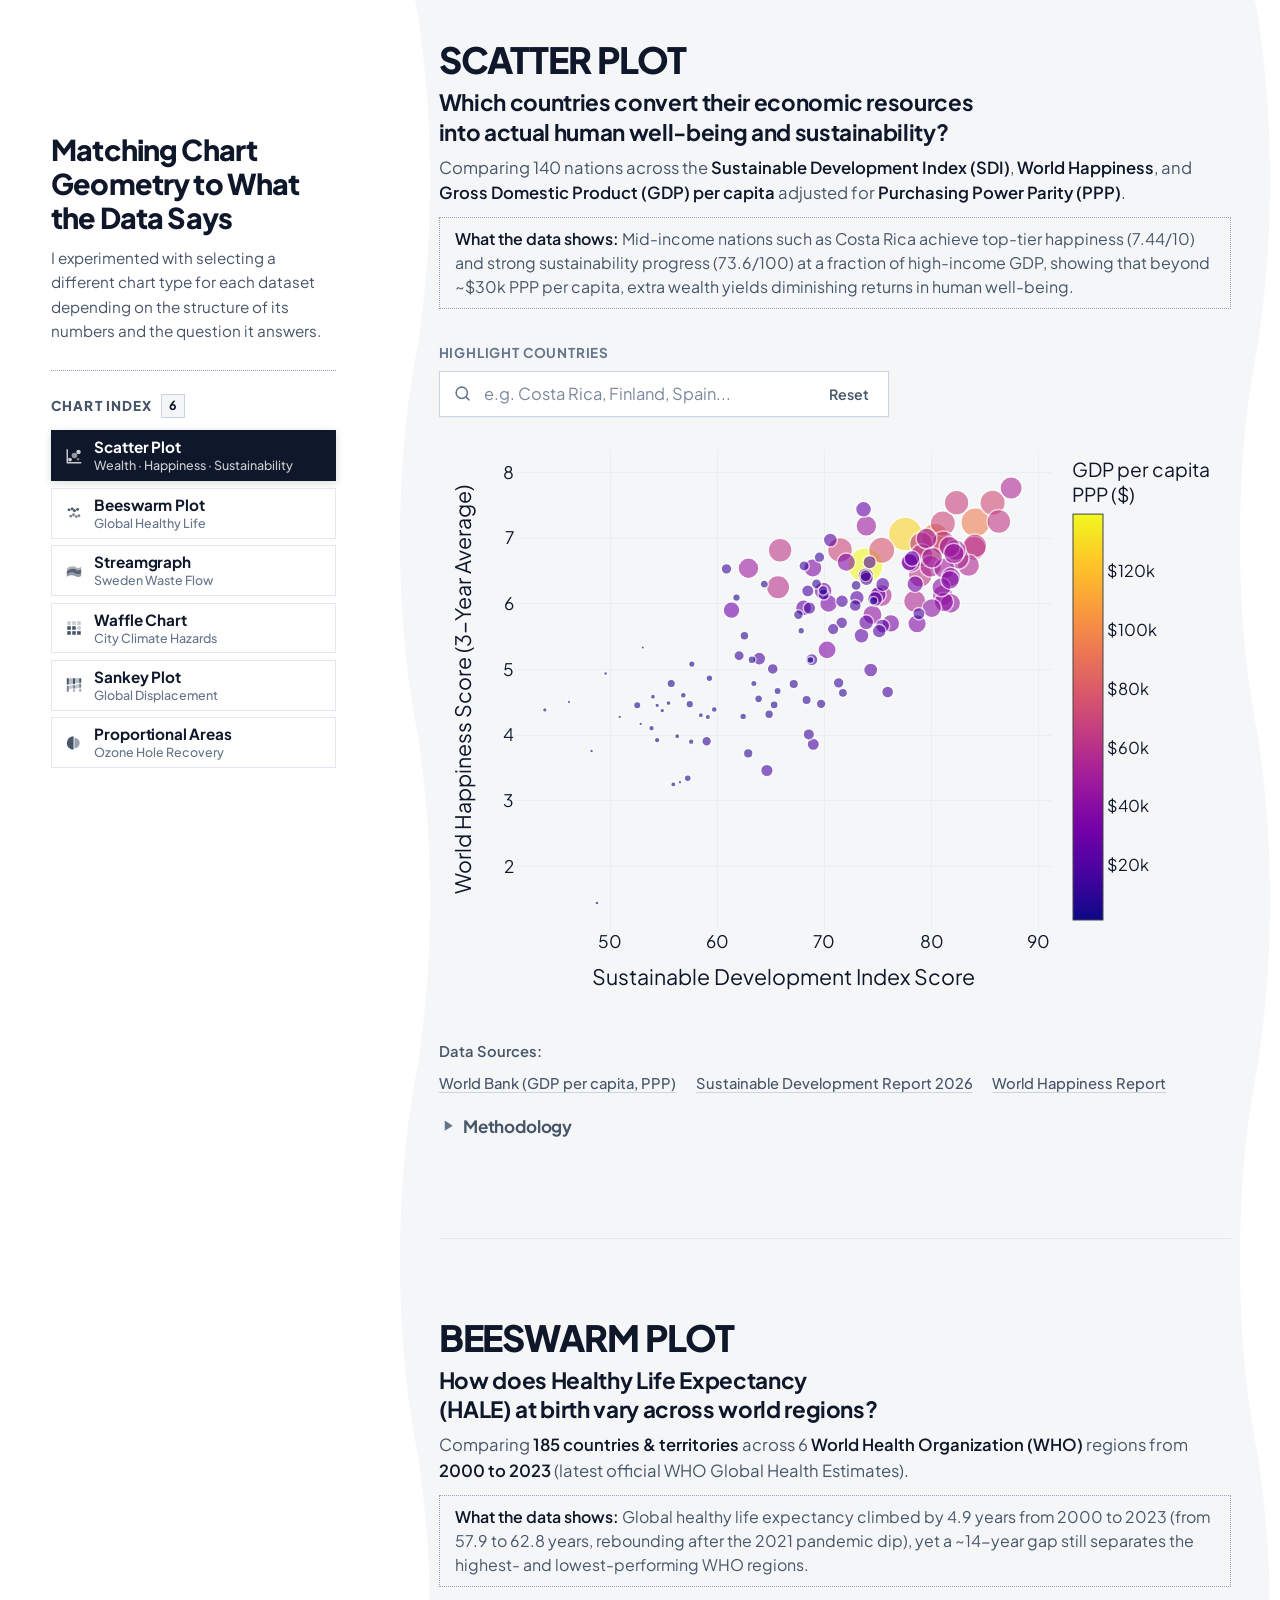
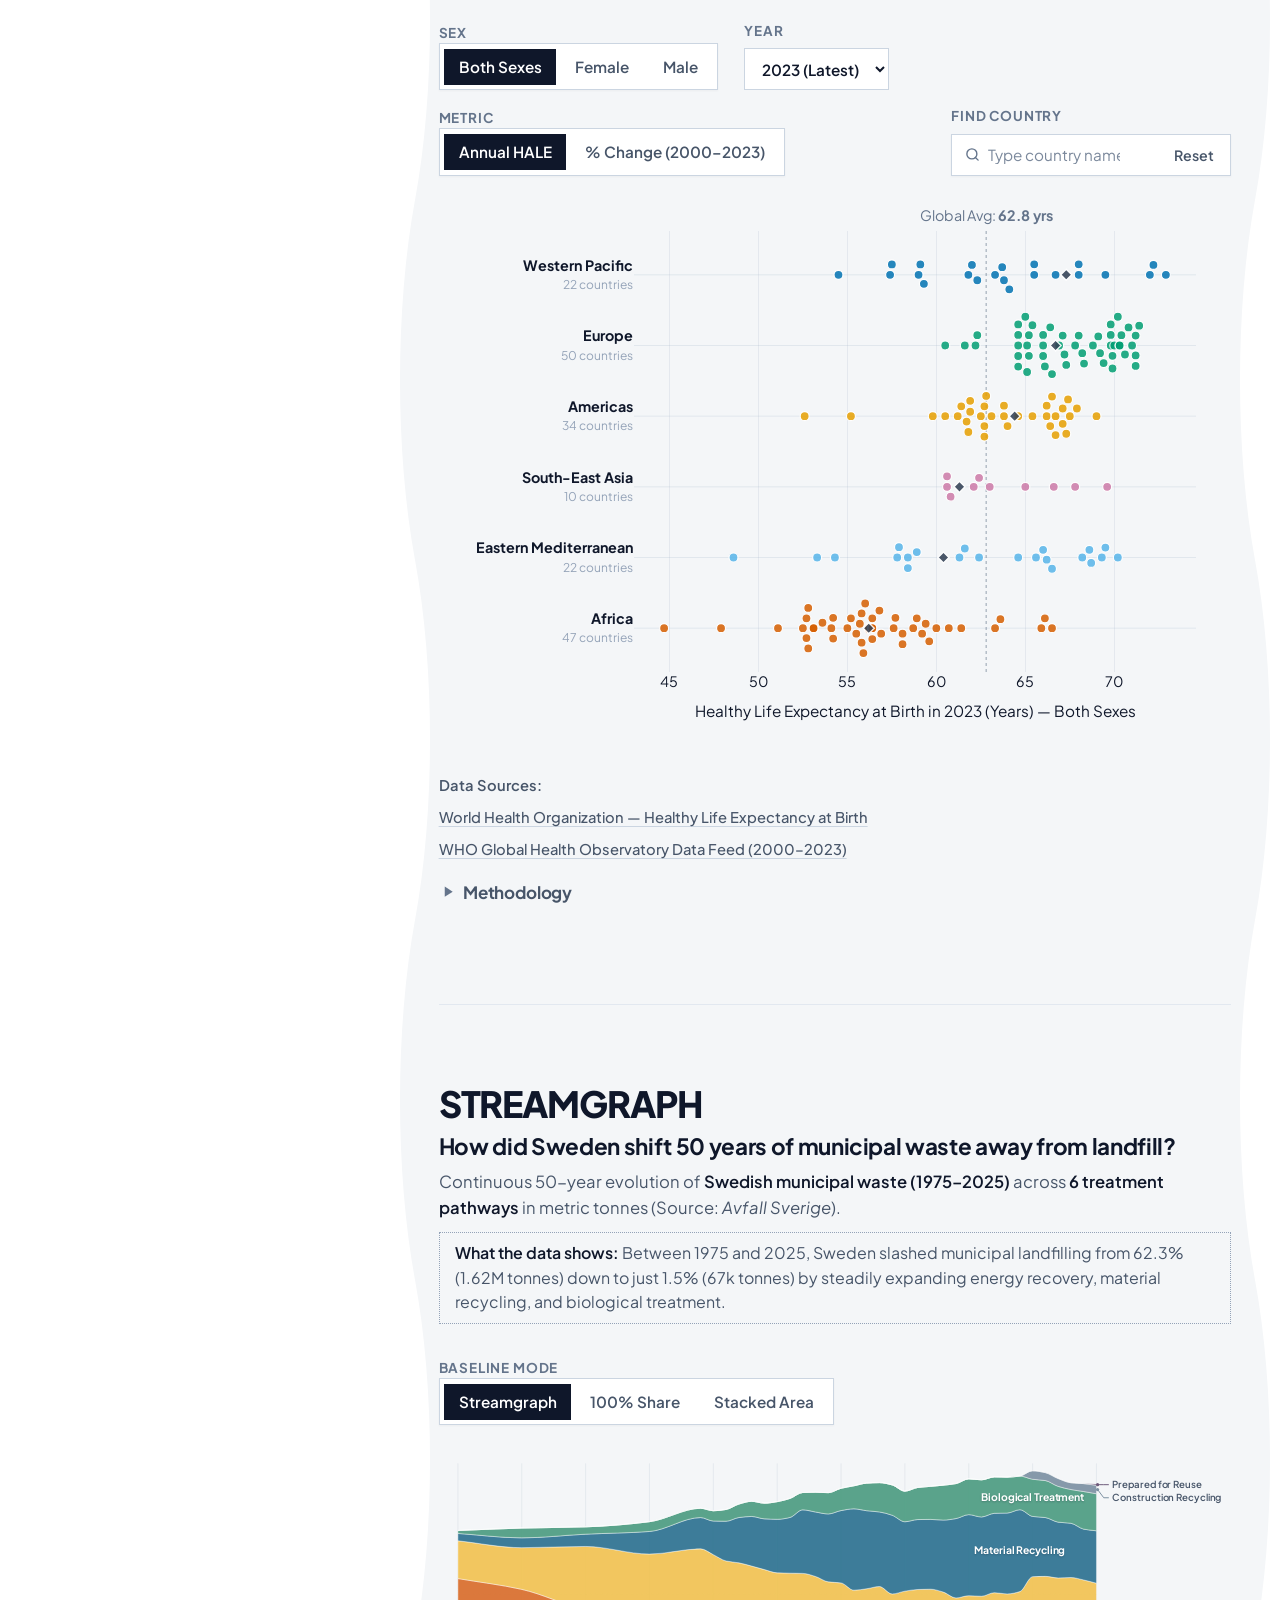
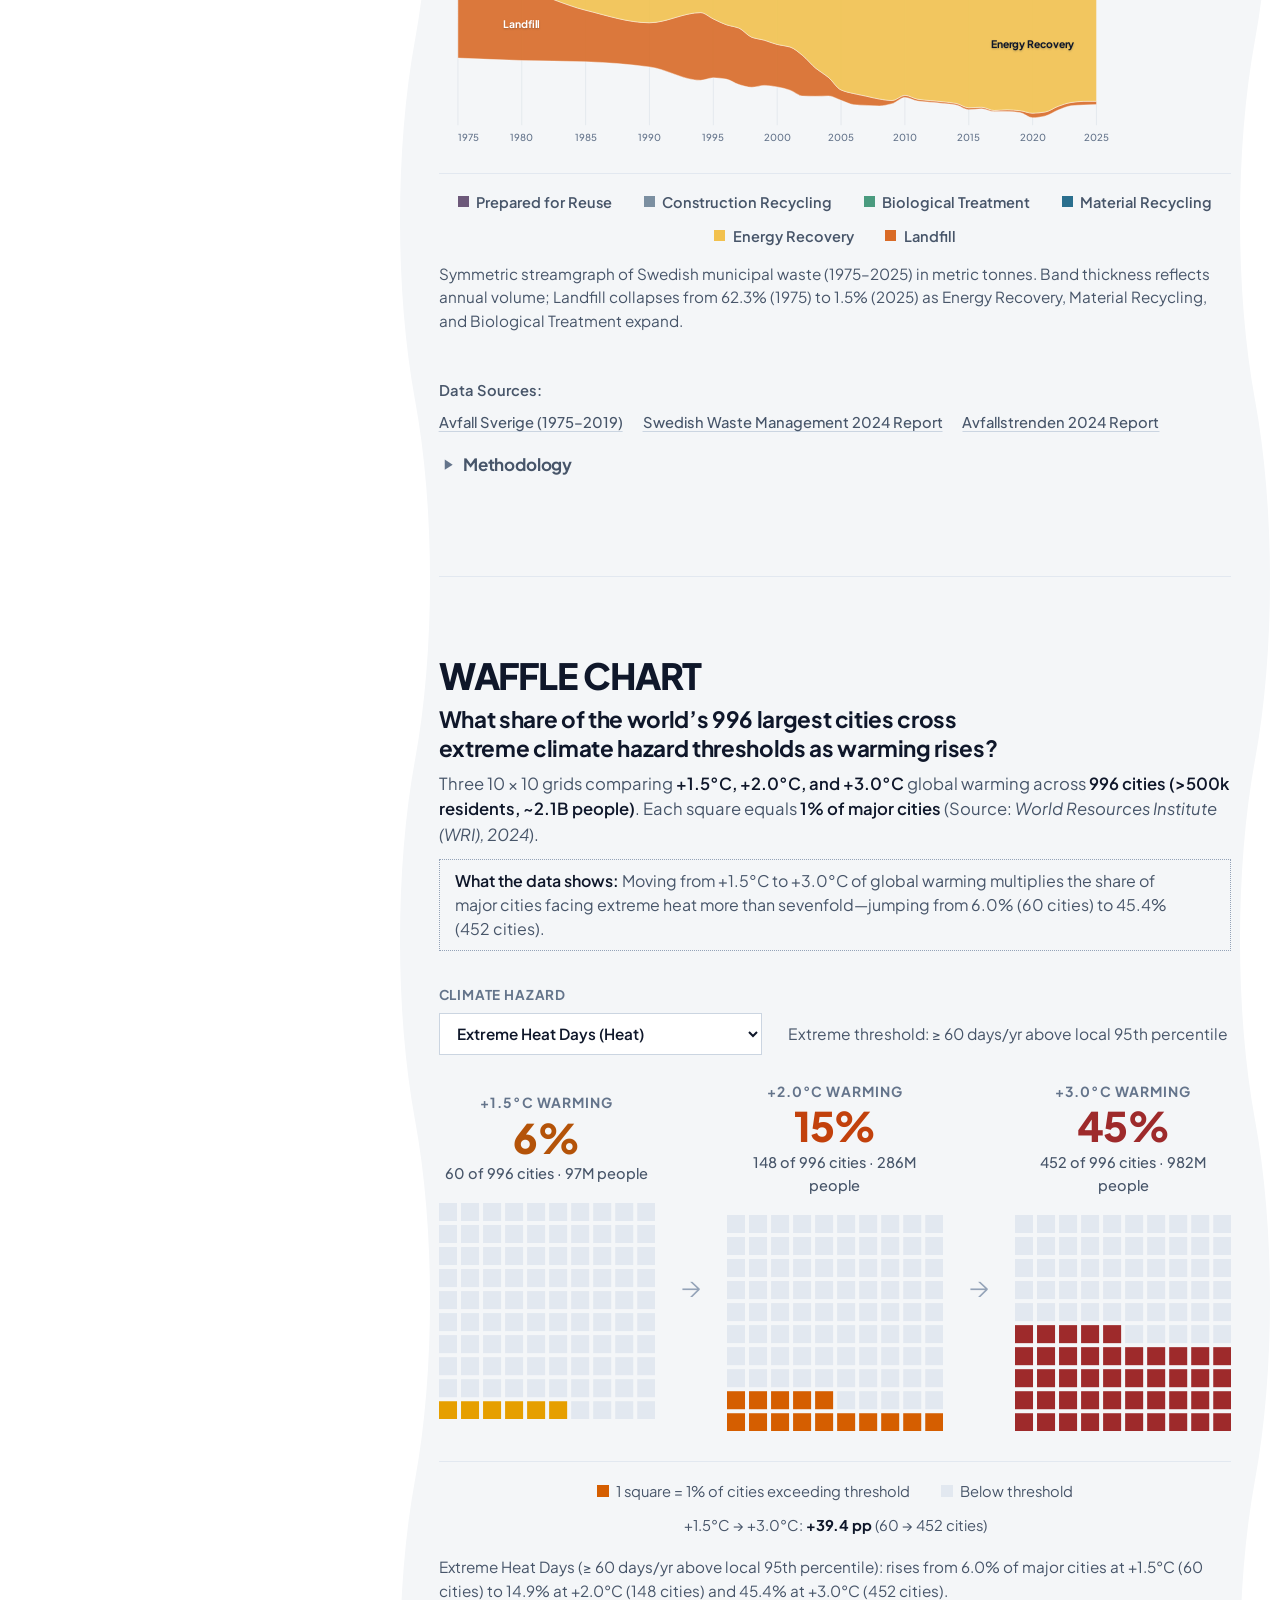
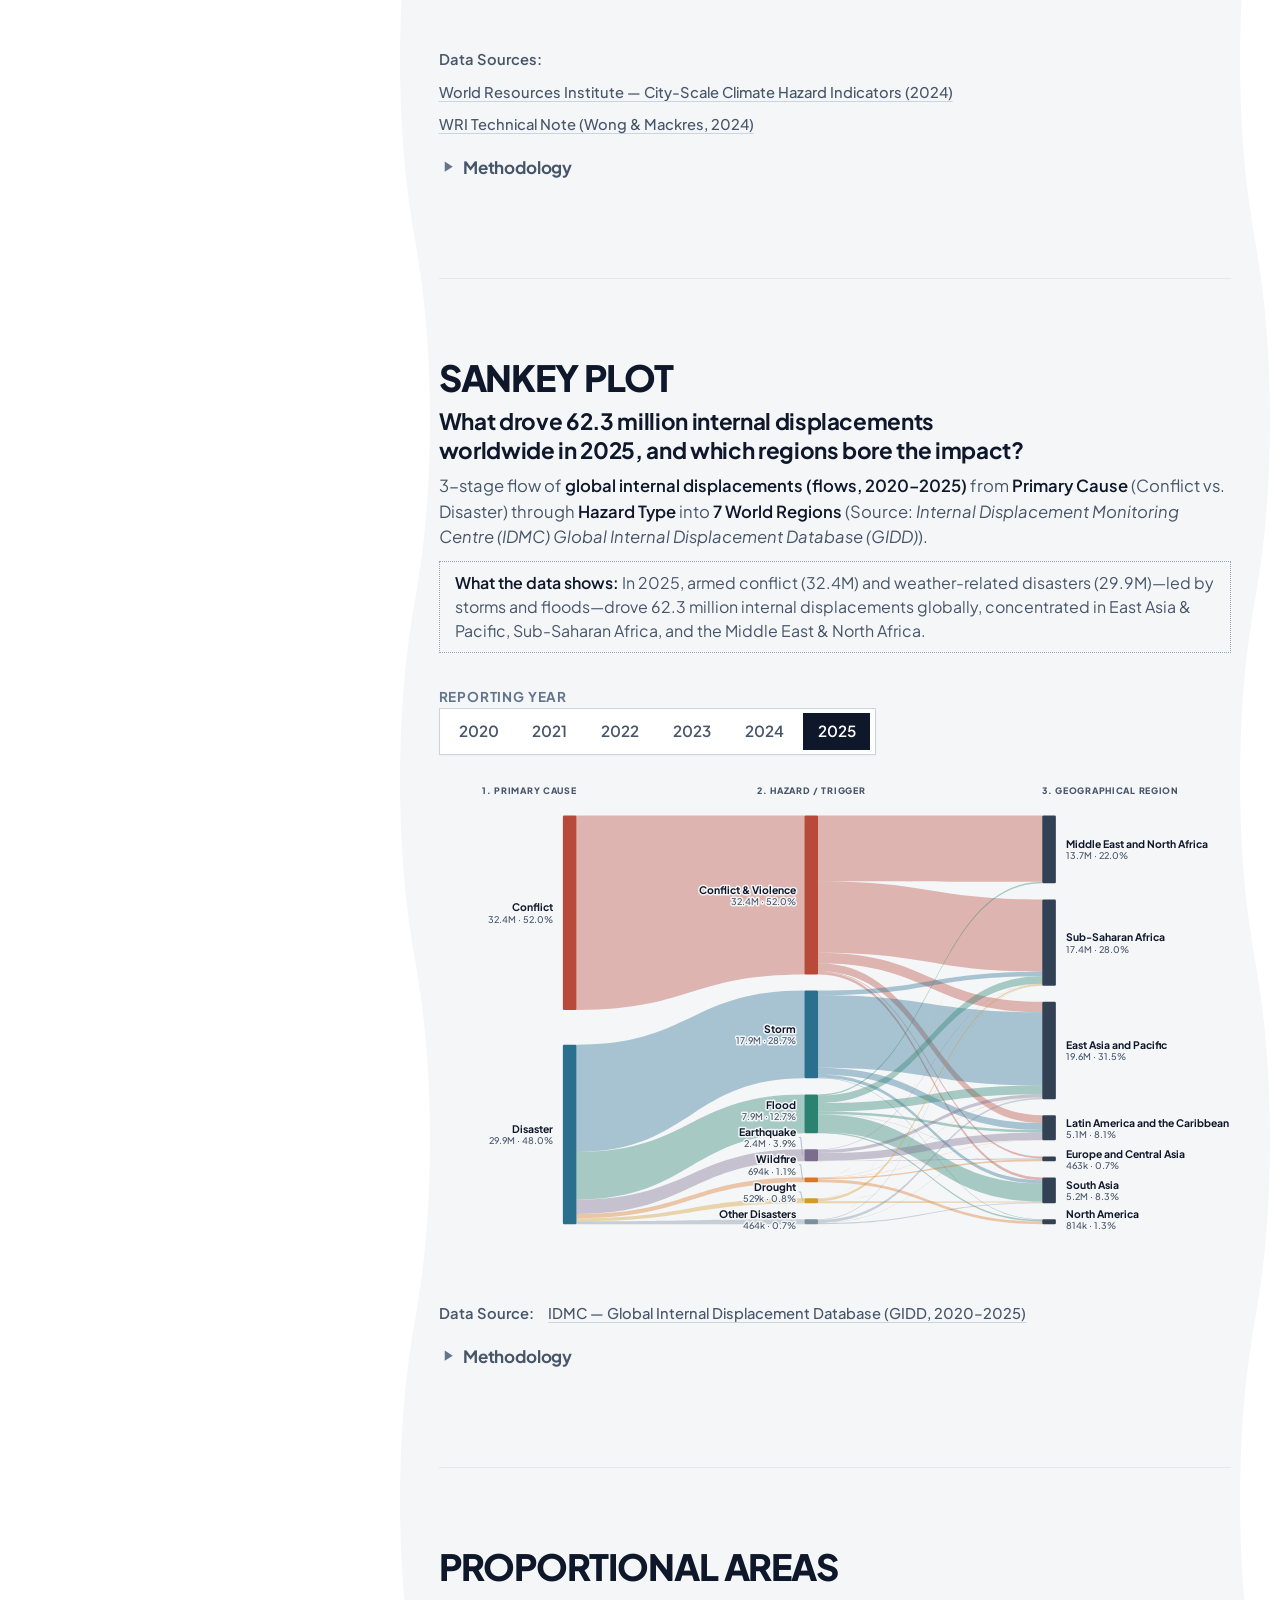
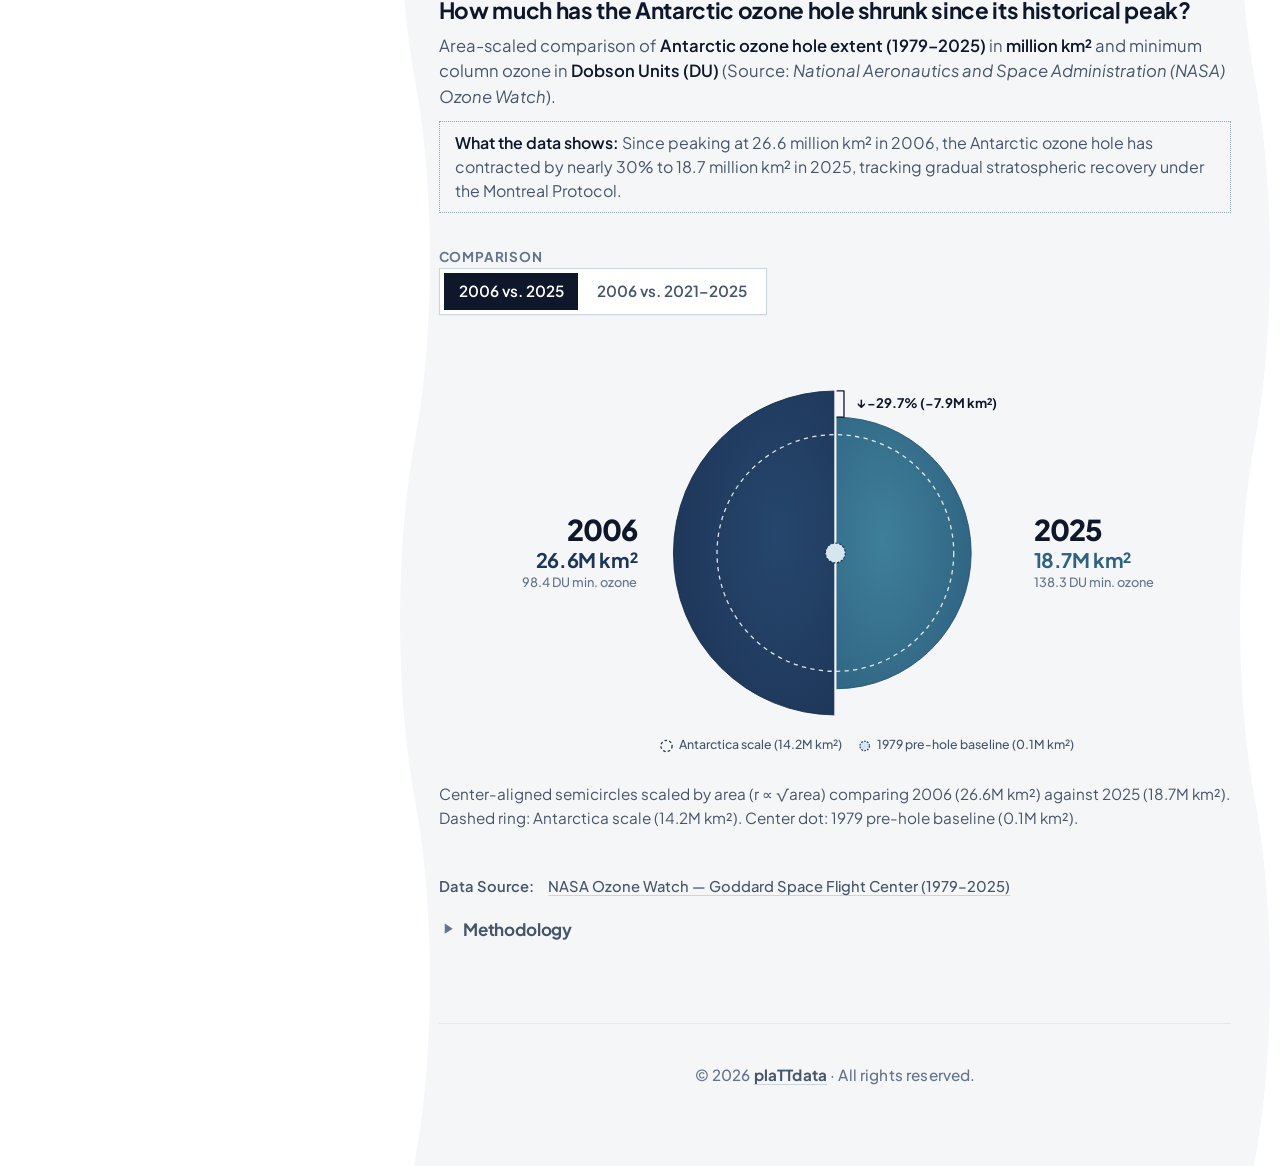
<file: index.html>
<!DOCTYPE html>
<html lang="en">
<head>
  <meta charset="UTF-8">
  <meta name="viewport" content="width=device-width, initial-scale=1.0">
  <title>Chart examples · plaTTdata</title>
  <link rel="preconnect" href="https://fonts.googleapis.com">
  <link rel="preconnect" href="https://fonts.gstatic.com" crossorigin>
  <link href="https://fonts.googleapis.com/css2?family=Plus+Jakarta+Sans:wght@400;500;600;700;800&display=swap" rel="stylesheet">
  <link rel="stylesheet" href="styles.css?v=1795791073">

  <!-- Vendor (required only for Scatter & Beeswarm templates) -->
  <script src="https://cdn.plot.ly/plotly-2.35.2.min.js" defer></script>

  <!-- Shared visualization primitives (required by all 6 chart templates) -->
  <script src="chart-core.js?v=2026" defer></script>

  <!-- Standalone reusable chart templates (keep only the scripts you use) -->
  <script src="scatter.js?v=1795791073" defer></script>
  <script src="beeswarm.js?v=1795792241" defer></script>
  <script src="streamgraph.js?v=2026" defer></script>
  <script src="waffle.js?v=2026" defer></script>
  <script src="sankey.js?v=2026" defer></script>
  <script src="ozone.js?v=2026" defer></script>
  <script src="scrollspy.js?v=2026" defer></script>
</head>
<body>
  <div class="page-shell">
    <div class="left-rail">
      <header class="portfolio-header">
        <h1 class="portfolio-title">Matching Chart Geometry to What the Data Says</h1>
        <p class="portfolio-lead">
        I experimented with selecting a different chart type for each dataset depending on the structure of its numbers and the question it answers.
        </p>
      </header>

      <div class="index-bar">
        <div class="index-brand">
          <span class="index-heading">Chart Index</span>
          <span class="index-count" aria-hidden="true">6</span>
        </div>

        <nav class="chart-index-nav" aria-label="Chart types">
          <ol class="chart-index-list">
            <li>
              <a class="chart-index-link" href="#scatter">
                <svg class="chart-index-icon" viewBox="0 0 20 20" width="18" height="18" fill="none" stroke="currentColor" stroke-width="1.6" aria-hidden="true">
                  <circle cx="5.5" cy="14" r="2.1" fill="currentColor" stroke="none"/>
                  <circle cx="10.5" cy="9.5" r="3.1" fill="currentColor" stroke="none" opacity="0.72"/>
                  <circle cx="15" cy="5.5" r="2.5" fill="currentColor" stroke="none"/>
                  <circle cx="14.5" cy="13.5" r="1.4" fill="currentColor" stroke="none" opacity="0.58"/>
                  <path d="M2.5 3v14.5H17.5" stroke-linecap="round" stroke-linejoin="round"/>
                </svg>
                <span class="chart-index-text">
                  <span class="chart-index-name">Scatter Plot</span>
                  <span class="chart-index-meta">Wealth · Happiness · Sustainability</span>
                </span>
              </a>
            </li>
            <li>
              <a class="chart-index-link" href="#beeswarm">
                <svg class="chart-index-icon" viewBox="0 0 20 20" width="18" height="18" fill="currentColor" aria-hidden="true">
                  <circle cx="4.5" cy="6.5" r="1.6"/>
                  <circle cx="8" cy="5.5" r="1.6"/>
                  <circle cx="10.5" cy="7.5" r="1.6"/>
                  <circle cx="14" cy="6" r="1.6"/>
                  <circle cx="6.5" cy="13.5" r="1.6" opacity="0.72"/>
                  <circle cx="9.5" cy="12" r="1.6" opacity="0.72"/>
                  <circle cx="12.5" cy="14" r="1.6" opacity="0.72"/>
                  <circle cx="15.5" cy="13" r="1.6" opacity="0.72"/>
                </svg>
                <span class="chart-index-text">
                  <span class="chart-index-name">Beeswarm Plot</span>
                  <span class="chart-index-meta">Global Healthy Life</span>
                </span>
              </a>
            </li>
            <li>
              <a class="chart-index-link" href="#streamgraph">
                <svg class="chart-index-icon" viewBox="0 0 20 20" width="18" height="18" fill="currentColor" aria-hidden="true">
                  <path d="M2 10.5C5.5 7 9.5 6.5 13 8.5C15.5 10 17 8.5 18 7.5V12.5C16.5 14 14 14.5 11.5 13C8.5 11 5 11.5 2 14Z" opacity="0.9"/>
                  <path d="M2 7.5C5.5 4.5 9.5 4 13 6C15.5 7.5 17 6 18 5V7.5C17 8.5 15.5 10 13 8.5C9.5 6.5 5.5 7 2 10.5Z" opacity="0.45"/>
                  <path d="M2 14C5 11.5 8.5 11 11.5 13C14 14.5 16.5 14 18 12.5V15.5C16 17 13.5 17 11 15.5C8 14 5 14.5 2 16.5Z" opacity="0.58"/>
                </svg>
                <span class="chart-index-text">
                  <span class="chart-index-name">Streamgraph</span>
                  <span class="chart-index-meta">Sweden Waste Flow</span>
                </span>
              </a>
            </li>
            <li>
              <a class="chart-index-link" href="#waffle">
                <svg class="chart-index-icon" viewBox="0 0 20 20" width="18" height="18" fill="currentColor" aria-hidden="true">
                  <rect x="2.5" y="2.5" width="4" height="4" opacity="0.3"/>
                  <rect x="8" y="2.5" width="4" height="4" opacity="0.3"/>
                  <rect x="13.5" y="2.5" width="4" height="4" opacity="0.3"/>
                  <rect x="2.5" y="8" width="4" height="4"/>
                  <rect x="8" y="8" width="4" height="4"/>
                  <rect x="13.5" y="8" width="4" height="4" opacity="0.3"/>
                  <rect x="2.5" y="13.5" width="4" height="4"/>
                  <rect x="8" y="13.5" width="4" height="4"/>
                  <rect x="13.5" y="13.5" width="4" height="4"/>
                </svg>
                <span class="chart-index-text">
                  <span class="chart-index-name">Waffle Chart</span>
                  <span class="chart-index-meta">City Climate Hazards</span>
                </span>
              </a>
            </li>
            <li>
              <a class="chart-index-link" href="#sankey">
                <svg class="chart-index-icon" viewBox="0 0 20 20" width="18" height="18" fill="currentColor" aria-hidden="true">
                  <rect x="2" y="2.5" width="2.2" height="7"/>
                  <rect x="2" y="11" width="2.2" height="6.5" opacity="0.72"/>
                  <rect x="8.9" y="2.5" width="2.2" height="6.5"/>
                  <rect x="8.9" y="10.2" width="2.2" height="3.8" opacity="0.72"/>
                  <rect x="8.9" y="15" width="2.2" height="2.5" opacity="0.5"/>
                  <rect x="15.8" y="2.5" width="2.2" height="5"/>
                  <rect x="15.8" y="8.5" width="2.2" height="4.5" opacity="0.72"/>
                  <rect x="15.8" y="14" width="2.2" height="3.5" opacity="0.5"/>
                  <path d="M4.2 2.5C6.5 2.5 6.5 2.5 8.9 2.5V9C6.5 9 6.5 9.5 4.2 9.5Z" opacity="0.38"/>
                  <path d="M4.2 11C6.5 11 6.5 10.2 8.9 10.2V14C6.5 14 6.5 14.8 4.2 14.8Z" opacity="0.32"/>
                  <path d="M11.1 2.5C13.5 2.5 13.5 2.5 15.8 2.5V7.5C13.5 7.5 13.5 8 11.1 8Z" opacity="0.38"/>
                  <path d="M11.1 10.2C13.5 10.2 13.5 8.5 15.8 8.5V13C13.5 13 13.5 14 11.1 14Z" opacity="0.32"/>
                </svg>
                <span class="chart-index-text">
                  <span class="chart-index-name">Sankey Plot</span>
                  <span class="chart-index-meta">Global Displacement</span>
                </span>
              </a>
            </li>
            <li>
              <a class="chart-index-link" href="#ozone">
                <svg class="chart-index-icon" viewBox="0 0 20 20" width="18" height="18" fill="currentColor" aria-hidden="true">
                  <path d="M9.5 2.5A7.5 7.5 0 0 0 9.5 17.5Z"/>
                  <path d="M10.5 4.2A5.8 5.8 0 0 1 10.5 15.8Z" opacity="0.55"/>
                </svg>
                <span class="chart-index-text">
                  <span class="chart-index-name">Proportional Areas</span>
                  <span class="chart-index-meta">Ozone Hole Recovery</span>
                </span>
              </a>
            </li>
          </ol>
        </nav>
      </div>
    </div>

    <div class="container">
      <main>
      <!-- ====================================================================
           TEMPLATE 1/6: BUBBLE SCATTER PLOT (scatter.js)
           Required DOM IDs: #bubble-plot, #country-filter-form, #country-search,
                             #country-list, #clear-search, #search-status
           ==================================================================== -->
      <section id="scatter" class="chart-section" aria-labelledby="scatter-title" tabindex="-1">
        <header class="section-header">
          <h2 id="scatter-title" class="page-title">SCATTER PLOT</h2>
          <p class="section-question">Which countries convert their economic resources into actual human well-being and sustainability?</p>
          <p class="page-subtitle">
            Comparing 140 nations across the <strong>Sustainable Development Index (SDI)</strong>, <strong>World Happiness</strong>, and <strong>Gross Domestic Product (GDP) per capita</strong> adjusted for <strong>Purchasing Power Parity (PPP)</strong>.
          </p>
          <p class="dataset-takeaway">
            <strong>What the data shows:</strong> Mid-income nations such as Costa Rica achieve top-tier happiness (7.44/10) and strong sustainability progress (73.6/100) at a fraction of high-income GDP, showing that beyond ~$30k PPP per capita, extra wealth yields diminishing returns in human well-being.
          </p>
        </header>

        <div class="chart-controls">
          <search class="control-group search-spotlight-area">
            <label for="country-search" class="control-legend">Highlight Countries</label>
            <form id="country-filter-form" class="filter-form" action="." method="GET">
              <div class="search-input-group">
                <span class="search-icon-slot" aria-hidden="true">
                  <svg width="17" height="17" viewBox="0 0 24 24" fill="none" stroke="currentColor" stroke-width="2.2" stroke-linecap="round" stroke-linejoin="round">
                    <circle cx="11" cy="11" r="8"></circle>
                    <line x1="21" y1="21" x2="16.65" y2="16.65"></line>
                  </svg>
                </span>
                <input
                  id="country-search"
                  name="countries"
                  class="search-input"
                  type="search"
                  list="country-list"
                  placeholder="e.g. Costa Rica, Finland, Spain..."
                  autocorrect="off"
                  autocapitalize="off"
                  spellcheck="false"
                  enterkeyhint="search"
                >
                <datalist id="country-list"></datalist>
                <button id="clear-search" class="btn-reset" type="button" aria-label="Reset highlight filter">
                  Reset
                </button>
              </div>
              <p id="search-status" class="visually-hidden" aria-live="polite"></p>
            </form>
          </search>
        </div>

        <figure class="viz-figure">
          <div
            id="bubble-plot"
            class="chart-canvas"
            role="img"
            aria-label="Bubble plot with Sustainable Development Index on the X-axis, World Happiness Score on the Y-axis, and bubble area and color proportional to Gross Domestic Product per capita adjusted for Purchasing Power Parity"
          ></div>
        </figure>

        <div class="chart-disclosures">
          <div class="sources-bar">
            <strong>Data Sources:</strong>
            <ul class="sources-list">
              <li>
                <a href="https://data.worldbank.org/indicator/NY.GDP.PCAP.CD" target="_blank" rel="noopener noreferrer">
                  World Bank (GDP per capita, PPP)
                </a>
              </li>
              <li>
                <a href="https://dashboards.sdgindex.org/downloads/" target="_blank" rel="noopener noreferrer">
                  Sustainable Development Report 2026
                </a>
              </li>
              <li>
                <a href="https://www.worldhappiness.report/data-sharing/" target="_blank" rel="noopener noreferrer">
                  World Happiness Report
                </a>
              </li>
            </ul>
          </div>

          <details class="notion-toggle">
            <summary class="notion-toggle-summary">
              <svg class="notion-toggle-triangle" viewBox="0 0 24 24" width="18" height="18" fill="currentColor" aria-hidden="true">
                <path d="M8 5v14l11-7z"/>
              </svg>
              <span class="section-heading">Methodology</span>
            </summary>

            <div class="notion-toggle-content">
              <div class="editorial-notes">
                <p>
                  Subjective well-being uses the <em>World Happiness Report</em> Cantril ladder 3-year rolling average (2022–2024) to reduce annual survey sampling noise; sustainability uses the normalized <em>Sustainable Development Report</em> index across all 17 United Nations Sustainable Development Goals (UN SDGs); and economic output uses the latest available World Bank GDP per capita adjusted for PPP in constant 2021 international dollars, with marker radii scaled by square root (<code>r ∝ √GDP</code>) so circle area remains proportional to wealth.
                </p>
              </div>
            </div>
          </details>
        </div>
      </section>

      <!-- ====================================================================
           TEMPLATE 2/6: GROUPED BEESWARM PLOT (beeswarm.js)
           Required DOM IDs: #beeswarm-plot, #beeswarm-year-group, #beeswarm-year,
                             #beeswarm-filter-form, #beeswarm-search, #beeswarm-country-list,
                             #beeswarm-clear-search, #beeswarm-caption, #beeswarm-status
           ==================================================================== -->
      <section id="beeswarm" class="chart-section" aria-labelledby="beeswarm-title" tabindex="-1">
        <header class="section-header">
          <h2 id="beeswarm-title" class="page-title">BEESWARM PLOT</h2>
          <p class="section-question">
            How does Healthy Life Expectancy (HALE) at birth vary across world regions?
          </p>
          <p class="page-subtitle">
            Comparing <strong>185 countries &amp; territories</strong> across 6 <strong>World Health Organization (WHO)</strong> regions from <strong>2000 to 2023</strong> (latest official WHO Global Health Estimates).
          </p>
          <p class="dataset-takeaway">
            <strong>What the data shows:</strong> Global healthy life expectancy climbed by 4.9 years from 2000 to 2023 (from 57.9 to 62.8 years, rebounding after the 2021 pandemic dip), yet a ~14-year gap still separates the highest- and lowest-performing WHO regions.
          </p>
        </header>

        <div class="chart-controls">
          <fieldset class="control-group">
            <legend class="control-legend">Sex</legend>
            <div class="segmented-control">
              <label class="segmented-option">
                <input type="radio" name="hale-sex" value="total" checked>
                <span>Both Sexes</span>
              </label>
              <label class="segmented-option">
                <input type="radio" name="hale-sex" value="female">
                <span>Female</span>
              </label>
              <label class="segmented-option">
                <input type="radio" name="hale-sex" value="male">
                <span>Male</span>
              </label>
            </div>
          </fieldset>

          <div id="beeswarm-year-group" class="control-group">
            <label for="beeswarm-year" class="control-legend">Year</label>
            <select id="beeswarm-year" class="chart-select"></select>
          </div>

          <fieldset class="control-group">
            <legend class="control-legend">Metric</legend>
            <div class="segmented-control">
              <label class="segmented-option">
                <input type="radio" name="hale-metric" value="year" checked>
                <span>Annual HALE</span>
              </label>
              <label class="segmented-option">
                <input type="radio" name="hale-metric" value="pct">
                <span>% Change (2000–2023)</span>
              </label>
            </div>
          </fieldset>

          <div class="control-group beeswarm-search-group">
            <label for="beeswarm-search" class="control-legend">Find Country</label>
            <form id="beeswarm-filter-form" class="filter-form" action="." method="GET">
              <div class="search-input-group">
                <span class="search-icon-slot" aria-hidden="true">
                  <svg width="15" height="15" viewBox="0 0 24 24" fill="none" stroke="currentColor" stroke-width="2.2" stroke-linecap="round" stroke-linejoin="round">
                    <circle cx="11" cy="11" r="8"></circle>
                    <line x1="21" y1="21" x2="16.65" y2="16.65"></line>
                  </svg>
                </span>
                <input
                  id="beeswarm-search"
                  name="hale-countries"
                  class="search-input"
                  type="search"
                  list="beeswarm-country-list"
                  placeholder="Type country name..."
                  autocorrect="off"
                  autocapitalize="off"
                  spellcheck="false"
                  enterkeyhint="search"
                >
                <datalist id="beeswarm-country-list"></datalist>
                <button id="beeswarm-clear-search" class="btn-reset" type="button" aria-label="Reset beeswarm highlight filter">
                  Reset
                </button>
              </div>
            </form>
          </div>
        </div>

        <figure class="viz-figure">
          <div
            id="beeswarm-plot"
            class="chart-canvas chart-canvas--beeswarm"
            role="img"
            aria-label="Beeswarm plot of Healthy Life Expectancy at birth grouped across 6 World Health Organization regions"
            aria-describedby="beeswarm-caption"
          ></div>
        </figure>

        <p id="beeswarm-status" class="visually-hidden" aria-live="polite"></p>

        <div class="chart-disclosures">
          <div class="sources-bar">
            <strong>Data Sources:</strong>
            <ul class="sources-list">
              <li>
                <a href="https://data.who.int/indicators/i/C64284D" target="_blank" rel="noopener noreferrer">
                  World Health Organization — Healthy Life Expectancy at Birth
                </a>
              </li>
              <li>
                <a href="https://ghoapi.azureedge.net/api/WHOSIS_000002" target="_blank" rel="noopener noreferrer">
                  WHO Global Health Observatory Data Feed (2000–2023)
                </a>
              </li>
            </ul>
          </div>

          <details class="notion-toggle">
            <summary class="notion-toggle-summary">
              <svg class="notion-toggle-triangle" viewBox="0 0 24 24" width="18" height="18" fill="currentColor" aria-hidden="true">
                <path d="M8 5v14l11-7z"/>
              </svg>
              <span class="section-heading">Methodology</span>
            </summary>

            <div class="notion-toggle-content">
              <div class="editorial-notes">
                <p>
                  Showing both sexes healthy life expectancy (2023) across 185 countries and territories grouped by official WHO region. Diamonds mark regional averages; the dotted line marks the WHO Global average. HALE at birth is estimated via the WHO Global Health Estimates Sullivan method, combining standard abridged life tables with age- and sex-specific disability prevalence weights from the Global Burden of Disease study across 185 member states (2000–2023). Regional diamonds reflect official WHO population-weighted aggregates, while country dots retain exact values and resolve density collisions via deterministic circle-tangent packing.
                </p>
              </div>
            </div>
          </details>
        </div>
      </section>

      <!-- ====================================================================
           TEMPLATE 3/6: MONOTONE CUBIC STREAMGRAPH (streamgraph.js)
           Required DOM IDs: #streamgraph-plot, #streamgraph-caption,
                             #streamgraph-status
           ==================================================================== -->
      <section id="streamgraph" class="chart-section" aria-labelledby="streamgraph-title" tabindex="-1">
        <header class="section-header">
          <h2 id="streamgraph-title" class="page-title">STREAMGRAPH</h2>
          <p class="section-question">
            How did Sweden shift 50 years of municipal waste away from landfill?
          </p>
          <p class="page-subtitle">
            Continuous 50-year evolution of <strong>Swedish municipal waste (1975–2025)</strong> across <strong>6 treatment pathways</strong> in metric tonnes (Source: <cite>Avfall Sverige</cite>).
          </p>
          <p class="dataset-takeaway">
            <strong>What the data shows:</strong> Between 1975 and 2025, Sweden slashed municipal landfilling from 62.3% (1.62M tonnes) down to just 1.5% (67k tonnes) by steadily expanding energy recovery, material recycling, and biological treatment.
          </p>
        </header>

        <div class="chart-controls">
          <fieldset class="control-group">
            <legend class="control-legend">Baseline Mode</legend>
            <div class="segmented-control">
              <label class="segmented-option">
                <input type="radio" name="stream-mode" value="stream" checked>
                <span>Streamgraph</span>
              </label>
              <label class="segmented-option">
                <input type="radio" name="stream-mode" value="share">
                <span>100% Share</span>
              </label>
              <label class="segmented-option">
                <input type="radio" name="stream-mode" value="area">
                <span>Stacked Area</span>
              </label>
            </div>
          </fieldset>
        </div>

        <figure class="viz-figure">
          <div id="streamgraph-plot" class="streamgraph-canvas"></div>
          <figcaption id="streamgraph-caption" class="viz-caption">
            Symmetric streamgraph of Swedish municipal waste (1975–2025) in metric tonnes. Band thickness reflects annual volume; Landfill collapses from 62.3% (1975) to 1.5% (2025) as Energy Recovery, Material Recycling, and Biological Treatment expand.
          </figcaption>
        </figure>

        <p id="streamgraph-status" class="visually-hidden" aria-live="polite"></p>

        <div class="chart-disclosures">
          <div class="sources-bar">
            <strong>Data Sources:</strong>
            <ul class="sources-list">
              <li>
                <a href="https://www.avfallsverige.se/in-english/" target="_blank" rel="noopener noreferrer">
                  Avfall Sverige (1975–2019)
                </a>
              </li>
              <li>
                <a href="https://www.avfallsverige.se/media/ca2fijue/swedish-waste-management-2024.pdf" target="_blank" rel="noopener noreferrer">
                  Swedish Waste Management 2024 Report
                </a>
              </li>
              <li>
                <a href="https://www.avfallsverige.se/media/bigjrvsu/avfallstrenden_a4_2024.pdf" target="_blank" rel="noopener noreferrer">
                  Avfallstrenden 2024 Report
                </a>
              </li>
            </ul>
          </div>

          <details class="notion-toggle">
            <summary class="notion-toggle-summary">
              <svg class="notion-toggle-triangle" viewBox="0 0 24 24" width="18" height="18" fill="currentColor" aria-hidden="true">
                <path d="M8 5v14l11-7z"/>
              </svg>
              <span class="section-heading">Methodology</span>
            </summary>

            <div class="notion-toggle-content">
              <div class="editorial-notes">
                <p>
                  Historical records from <em>Avfall Sverige</em> (1975–2025) are harmonized in metric tonnes across six standardized municipal waste treatment categories, combining five-year benchmark intervals prior to 1995 with annual series thereafter. Stacked series are computed under centered silhouette, 100% proportional, or zero-baseline geometry and interpolated with Fritsch–Carlson monotone cubic splines to prevent artificial curve overshoots between observations.
                </p>
              </div>
            </div>
          </details>
        </div>
      </section>

      <!-- ====================================================================
           TEMPLATE 4/6: MULTI-SCENARIO 10x10 WAFFLE CHART (waffle.js)
           Required DOM IDs: #waffle-plot, #waffle-hazard-select,
                             #waffle-threshold-note, #waffle-caption,
                             #waffle-status
           ==================================================================== -->
      <section id="waffle" class="chart-section" aria-labelledby="waffle-title" tabindex="-1">
        <header class="section-header">
          <h2 id="waffle-title" class="page-title">WAFFLE CHART</h2>
          <p class="section-question">
            What share of the world’s 996 largest cities cross extreme climate hazard thresholds as warming rises?
          </p>
          <p class="page-subtitle">
            Three 10 × 10 grids comparing <strong>+1.5°C, +2.0°C, and +3.0°C</strong> global warming across <strong>996 cities (&gt;500k residents, ~2.1B people)</strong>. Each square equals <strong>1% of major cities</strong> (Source: <cite>World Resources Institute (WRI), 2024</cite>).
          </p>
          <p class="dataset-takeaway">
            <strong>What the data shows:</strong> Moving from +1.5°C to +3.0°C of global warming multiplies the share of major cities facing extreme heat more than sevenfold—jumping from 6.0% (60 cities) to 45.4% (452 cities).
          </p>
        </header>

        <div class="chart-controls">
          <div class="control-group">
            <label for="waffle-hazard-select" class="control-legend">Climate Hazard</label>
            <select id="waffle-hazard-select" class="chart-select"></select>
          </div>
          <p id="waffle-threshold-note" class="waffle-threshold-note">
            Extreme threshold: ≥ 60 days/yr above local 95th percentile
          </p>
        </div>

        <figure class="viz-figure">
          <div id="waffle-plot" class="waffle-canvas"></div>
          <figcaption id="waffle-caption" class="viz-caption">
            Extreme Heat Days (≥ 60 days/yr above local 95th percentile): rises from 6.0% of major cities at +1.5°C (60 cities) to 14.9% at +2.0°C (148 cities) and 45.4% at +3.0°C (452 cities).
          </figcaption>
        </figure>

        <p id="waffle-status" class="visually-hidden" aria-live="polite"></p>

        <div class="chart-disclosures">
          <div class="sources-bar">
            <strong>Data Sources:</strong>
            <ul class="sources-list">
              <li>
                <a href="https://datasets.wri.org/dataset/city-scale-climate-hazard-indicators-warming-scenarios" target="_blank" rel="noopener noreferrer">
                  World Resources Institute — City-Scale Climate Hazard Indicators (2024)
                </a>
              </li>
              <li>
                <a href="https://doi.org/10.46830/writn.23.00154" target="_blank" rel="noopener noreferrer">
                  WRI Technical Note (Wong &amp; Mackres, 2024)
                </a>
              </li>
            </ul>
          </div>

          <details class="notion-toggle">
            <summary class="notion-toggle-summary">
              <svg class="notion-toggle-triangle" viewBox="0 0 24 24" width="18" height="18" fill="currentColor" aria-hidden="true">
                <path d="M8 5v14l11-7z"/>
              </svg>
              <span class="section-heading">Methodology</span>
            </summary>

            <div class="notion-toggle-content">
              <div class="editorial-notes">
                <p>
                  Covers all 996 urban centers exceeding 500,000 inhabitants in the Global Human Settlement Layer (GHSL) Urban Centre Database. Following WRI’s Technical Note methodology, indicator projections use each city’s top-ranked bias-adjusted model from the National Aeronautics and Space Administration Earth Exchange Global Daily Downscaled Projections for the Coupled Model Intercomparison Project Phase 6 (NEX-GDDP-CMIP6, <code>model_rank = 1</code>), calibrated against the European Centre for Medium-Range Weather Forecasts Reanalysis v5 (ERA5), evaluated over 10-year windows centered on +1.5°C, +2.0°C, and +3.0°C above preindustrial (1880–1900) temperatures.
                </p>
              </div>
            </div>
          </details>
        </div>
      </section>

      <!-- ====================================================================
           TEMPLATE 5/6: 3-STAGE BARYCENTER SANKEY DIAGRAM (sankey.js)
           Required DOM IDs: #sankey-plot, #sankey-status
           ==================================================================== -->
      <section id="sankey" class="chart-section" aria-labelledby="sankey-title" tabindex="-1">
        <header class="section-header">
          <h2 id="sankey-title" class="page-title">SANKEY PLOT</h2>
          <p class="section-question">
            What drove 62.3 million internal displacements worldwide in 2025, and which regions bore the impact?
          </p>
          <p class="page-subtitle">
            3-stage flow of <strong>global internal displacements (flows, 2020–2025)</strong> from <strong>Primary Cause</strong> (Conflict vs. Disaster) through <strong>Hazard Type</strong> into <strong>7 World Regions</strong> (Source: <cite>Internal Displacement Monitoring Centre (IDMC) Global Internal Displacement Database (GIDD)</cite>).
          </p>
          <p class="dataset-takeaway">
            <strong>What the data shows:</strong> In 2025, armed conflict (32.4M) and weather-related disasters (29.9M)—led by storms and floods—drove 62.3 million internal displacements globally, concentrated in East Asia &amp; Pacific, Sub-Saharan Africa, and the Middle East &amp; North Africa.
          </p>
        </header>

        <div class="chart-controls">
          <fieldset class="control-group">
            <legend class="control-legend">Reporting Year</legend>
            <div class="segmented-control">
              <label class="segmented-option">
                <input type="radio" name="sankey-year" value="2020">
                <span>2020</span>
              </label>
              <label class="segmented-option">
                <input type="radio" name="sankey-year" value="2021">
                <span>2021</span>
              </label>
              <label class="segmented-option">
                <input type="radio" name="sankey-year" value="2022">
                <span>2022</span>
              </label>
              <label class="segmented-option">
                <input type="radio" name="sankey-year" value="2023">
                <span>2023</span>
              </label>
              <label class="segmented-option">
                <input type="radio" name="sankey-year" value="2024">
                <span>2024</span>
              </label>
              <label class="segmented-option">
                <input type="radio" name="sankey-year" value="2025" checked>
                <span>2025</span>
              </label>
            </div>
          </fieldset>
        </div>

        <figure class="viz-figure">
          <div id="sankey-plot" class="sankey-canvas"></div>
        </figure>

        <p id="sankey-status" class="visually-hidden" aria-live="polite"></p>

        <div class="chart-disclosures">
          <div class="sources-bar">
            <strong>Data Source:</strong>
            <ul class="sources-list">
              <li>
                <a href="https://www.internal-displacement.org/database/displacement-data/" target="_blank" rel="noopener noreferrer">
                  IDMC — Global Internal Displacement Database (GIDD, 2020–2025)
                </a>
              </li>
            </ul>
          </div>

          <details class="notion-toggle">
            <summary class="notion-toggle-summary">
              <svg class="notion-toggle-triangle" viewBox="0 0 24 24" width="18" height="18" fill="currentColor" aria-hidden="true">
                <path d="M8 5v14l11-7z"/>
              </svg>
              <span class="section-heading">Methodology</span>
            </summary>

            <div class="notion-toggle-content">
              <div class="editorial-notes">
                <p>
                  Aggregates annual event-level <em>internal displacement flows</em> (movements recorded January 1 – December 31) from the IDMC GIDD rather than year-end Internally Displaced Persons (IDP) stocks, preserving event attribution to specific triggers. Conflict records without a natural hazard code are mapped to an explicit Stage 2 <em>Conflict &amp; Violence</em> node to conserve 100% of volume across all three stages; minor natural triggers beyond the top five hazards are grouped into <em>Other Disasters</em>; and Stage 3 destination regions are ordered by weighted source barycenter to minimize ribbon crossings.
                </p>
              </div>
            </div>
          </details>
        </div>
      </section>

      <!-- ====================================================================
           TEMPLATE 6/6: PROPORTIONAL AREAS SEMICIRCLES (ozone.js)
           Required DOM IDs: #ozone-plot, #ozone-caption, #ozone-status
           ==================================================================== -->
      <section id="ozone" class="chart-section" aria-labelledby="ozone-title" tabindex="-1">
        <header class="section-header">
          <h2 id="ozone-title" class="page-title">PROPORTIONAL AREAS</h2>
          <p class="section-question">
            How much has the Antarctic ozone hole shrunk since its historical peak?
          </p>
          <p class="page-subtitle">
            Area-scaled comparison of <strong>Antarctic ozone hole extent (1979–2025)</strong> in <strong>million km²</strong> and minimum column ozone in <strong>Dobson Units (DU)</strong> (Source: <cite>National Aeronautics and Space Administration (NASA) Ozone Watch</cite>).
          </p>
          <p class="dataset-takeaway">
            <strong>What the data shows:</strong> Since peaking at 26.6 million km² in 2006, the Antarctic ozone hole has contracted by nearly 30% to 18.7 million km² in 2025, tracking gradual stratospheric recovery under the Montreal Protocol.
          </p>
        </header>

        <div class="chart-controls">
          <fieldset class="control-group">
            <legend class="control-legend">Comparison</legend>
            <div class="segmented-control">
              <label class="segmented-option">
                <input type="radio" name="ozone-mode" value="peak-vs-2025" checked>
                <span>2006 vs. 2025</span>
              </label>
              <label class="segmented-option">
                <input type="radio" name="ozone-mode" value="peak-vs-5yr">
                <span>2006 vs. 2021–2025</span>
              </label>
            </div>
          </fieldset>
        </div>

        <figure class="viz-figure">
          <div id="ozone-plot" class="ozone-canvas"></div>
          <figcaption id="ozone-caption" class="viz-caption">
            Center-aligned semicircles scaled by area (r ∝ √area) comparing 2006 (26.6M km²) against 2025 (18.7M km²). Dashed ring: Antarctica (14.2M km²). Center dot: 1979 pre-hole baseline (0.1M km²).
          </figcaption>
        </figure>

        <p id="ozone-status" class="visually-hidden" aria-live="polite"></p>

        <div class="chart-disclosures">
          <div class="sources-bar">
            <strong>Data Source:</strong>
            <ul class="sources-list">
              <li>
                <a href="https://ozonewatch.gsfc.nasa.gov/" target="_blank" rel="noopener noreferrer">
                  NASA Ozone Watch — Goddard Space Flight Center (1979–2025)
                </a>
              </li>
            </ul>
          </div>

          <details class="notion-toggle">
            <summary class="notion-toggle-summary">
              <svg class="notion-toggle-triangle" viewBox="0 0 24 24" width="18" height="18" fill="currentColor" aria-hidden="true">
                <path d="M8 5v14l11-7z"/>
              </svg>
              <span class="section-heading">Methodology</span>
            </summary>

            <div class="notion-toggle-content">
              <div class="editorial-notes">
                <p>
                  Annual values derive from NASA Goddard Space Flight Center satellite total-column ozone observations across the Total Ozone Mapping Spectrometer (TOMS), Ozone Monitoring Instrument (OMI), and Ozone Mapping and Profiler Suite (OMPS) missions (1979–2025). Following NASA Ozone Watch seasonal windows, annual hole extent averages daily areas falling below <code>220 DU</code> between September 7 and October 13, while minimum column ozone averages daily lows from September 21 to October 16. Semicircle radii are computed as <code>r = R<sub>max</sub> × √(A / A<sub>max</sub>)</code> so rendered surface area scales linearly with square kilometers.
                </p>
              </div>
            </div>
          </details>
        </div>
      </section>
    </main>

    <footer class="site-footer">
      <p class="site-footer-copyright">
        © 2026 <a href="https://portfolio-plattdata.vercel.app/" target="_blank" rel="noopener noreferrer" class="site-footer-link"><strong>plaTTdata</strong></a> · All rights reserved.
      </p>
    </footer>
    </div>
  </div>
</body>
</html>
</file>
<file: styles.css>
/* ============================================================================
 * plaTTdata — Reusable Open-Data Visualization Stylesheet (Nov 2026)
 * Organized with explicit CSS Cascade Layers (@layer) so individual chart
 * templates can be copied cleanly into future projects without specificity wars.
 * ============================================================================ */

@layer tokens, reset, layout, components, charts, utilities;

/* --------------------------------------------------------------------------
 * 1. Design Tokens
 * -------------------------------------------------------------------------- */
@layer tokens {
  :root {
    --bg-page: #ffffff;
    --surface-gray: #f4f6f8;
    --text: #0f172a;
    --text-secondary: #475569;
    --muted: #64748b;
    --border: #cbd5e1;
    --border-subtle: #e2e8f0;
    --border-dotted: #94a3b8;
    --focus-ring: #334155;
    --font-sans: "National 2", "National", "Plus Jakarta Sans", system-ui, -apple-system, BlinkMacSystemFont, "Segoe UI", Roboto, sans-serif;
  }
}

/* --------------------------------------------------------------------------
 * 2. Reset & Base Typography
 * -------------------------------------------------------------------------- */
@layer reset {
  *,
  *::before,
  *::after {
    box-sizing: border-box;
  }

  html {
    font-size: 17.33px; /* 1pt (~1.33px) increase on standard 16px (12pt -> 13pt) base */
  }

  @media (prefers-reduced-motion: no-preference) {
    html {
      scroll-behavior: smooth;
    }
  }

  body {
    font-family: var(--font-sans);
    background-color: var(--bg-page);
    color: var(--text);
    margin: 0;
    padding: 0;
    line-height: 1.6;
    min-height: 100vh;
  }
}

/* --------------------------------------------------------------------------
 * 3. Page Shell (Fixed White Left Rail + Sinusoidal Gray Canvas + Footer)
 * -------------------------------------------------------------------------- */
@layer layout {
  .page-shell {
    display: grid;
    grid-template-columns: minmax(320px, 390px) minmax(0, 1fr);
    align-items: start;
    width: 100%;
    background-color: var(--bg-page);
  }

  .left-rail {
    position: sticky;
    inset-block-start: 0;
    min-block-size: 100dvh;
    max-block-size: 100dvh;
    overflow-y: auto;
    scrollbar-gutter: stable;
    overscroll-behavior: contain;
    background-color: var(--bg-page);
    padding-block: 2rem;
    padding-inline: clamp(2.5rem, 4vw, 3.75rem) 2.25rem;
    display: flex;
    flex-direction: column;
    justify-content: center;
    justify-content: safe center;
    align-items: stretch;
    gap: 1.5rem;
  }

  .portfolio-header {
    text-align: start;
    max-inline-size: 100%;
  }

  .portfolio-title {
    font-family: var(--font-sans);
    font-size: clamp(1.35rem, 1.1rem + 0.75vw, 1.68rem);
    font-weight: 800;
    letter-spacing: -0.03em;
    line-height: 1.2;
    color: var(--text);
    margin-block: 0 0.65rem;
    text-wrap: balance;
  }

  .portfolio-lead {
    font-size: 0.88rem;
    line-height: 1.6;
    color: var(--text-secondary);
    margin: 0;
    text-wrap: pretty;
  }

  /* Main gray chart column with sinusoidal lateral edges (720px wavelength) */
  .container {
    min-inline-size: 0;
    width: 100%;
    min-height: 100vh;
    padding-block: 2.25rem 4rem;
    padding-inline: clamp(2.5rem, 3.8vw, 4.5rem);
    background-image:
      url("data:image/svg+xml,%3Csvg%20xmlns%3D%22http%3A//www.w3.org/2000/svg%22%20viewBox%3D%220%200%2050%20720%22%20width%3D%2250%22%20height%3D%22720%22%3E%3Cpath%20d%3D%22M%2025%2C0%20C%2045%2C108%2045%2C252%2025%2C360%20C%205%2C468%205%2C612%2025%2C720%20L%2050%2C720%20L%2050%2C0%20Z%22%20fill%3D%22%23f4f6f8%22/%3E%3C/svg%3E"),
      url("data:image/svg+xml,%3Csvg%20xmlns%3D%22http%3A//www.w3.org/2000/svg%22%20viewBox%3D%220%200%2050%20720%22%20width%3D%2250%22%20height%3D%22720%22%3E%3Cpath%20d%3D%22M%2025%2C0%20C%2045%2C108%2045%2C252%2025%2C360%20C%205%2C468%205%2C612%2025%2C720%20L%200%2C720%20L%200%2C0%20Z%22%20fill%3D%22%23f4f6f8%22/%3E%3C/svg%3E"),
      linear-gradient(var(--surface-gray), var(--surface-gray));
    background-repeat: repeat-y, repeat-y, no-repeat;
    background-position: left top, right top, center top;
    background-size: 50px 720px, 50px 720px, calc(100% - 98px) 100%;
  }

  .container > main,
  .container > .site-footer {
    max-inline-size: 1300px;
    margin-inline: auto;
  }

  /* Vertical Chart Index in White Left Rail with CSS Scrollspy */
  .index-bar {
    width: 100%;
    padding-block-start: 1.35rem;
    border-block-start: 1px dotted var(--border-dotted);
    display: flex;
    flex-direction: column;
    align-items: stretch;
    gap: 0.7rem;
  }

  .index-brand {
    display: inline-flex;
    align-items: center;
    justify-content: flex-start;
    gap: 0.5rem;
  }

  .index-heading {
    margin: 0;
    font-size: 0.78rem;
    font-weight: 800;
    text-transform: uppercase;
    letter-spacing: 0.08em;
    color: var(--text-secondary);
  }

  .index-count {
    display: inline-flex;
    align-items: center;
    justify-content: center;
    min-inline-size: 1.4rem;
    block-size: 1.4rem;
    padding-inline: 0.35rem;
    background-color: var(--surface-gray);
    border: 1px solid var(--border);
    font-size: 0.72rem;
    font-weight: 700;
    color: var(--text);
  }

  .chart-index-nav {
    scroll-target-group: auto;
    width: 100%;
  }

  .chart-index-list {
    list-style: none;
    margin: 0;
    padding: 0;
    display: flex;
    flex-direction: column;
    gap: 0.38rem;
  }

  .chart-index-link {
    display: flex;
    align-items: center;
    gap: 0.65rem;
    width: 100%;
    min-block-size: 42px;
    padding-block: 0.4rem;
    padding-inline: 0.75rem;
    border: 1px solid var(--border-subtle);
    background-color: #ffffff;
    color: var(--text);
    text-decoration: none;
    transition: background-color 0.15s ease, border-color 0.15s ease, color 0.15s ease, box-shadow 0.15s ease;
  }

  .chart-index-link:hover {
    background-color: #f8fafc;
    border-color: var(--border);
  }

  .chart-index-icon {
    flex-shrink: 0;
    color: var(--text-secondary);
    transition: color 0.15s ease;
  }

  .chart-index-text {
    display: flex;
    flex-direction: column;
    line-height: 1.2;
  }

  .chart-index-name {
    font-size: 0.88rem;
    font-weight: 700;
    letter-spacing: -0.01em;
  }

  .chart-index-meta {
    font-size: 0.72rem;
    font-weight: 500;
    color: var(--muted);
    margin-block-start: 0.1rem;
  }

  .chart-index-link:is(:target-current, .target-current) {
    background-color: var(--text);
    border-color: var(--text);
    color: #ffffff;
    box-shadow: 0 2px 8px rgba(15, 23, 42, 0.16);
  }

  .chart-index-link:is(:target-current, .target-current) .chart-index-icon,
  .chart-index-link:is(:target-current, .target-current) .chart-index-meta {
    color: rgba(255, 255, 255, 0.78);
  }

  .chart-index-link:focus-visible {
    outline: 3px solid var(--focus-ring);
    outline-offset: 2px;
  }

  .site-footer {
    margin-block-start: 4.5rem;
    padding-block: 2.25rem 0.5rem;
    border-top: 1px solid var(--border-subtle);
    text-align: center;
  }

  .site-footer-copyright {
    margin: 0;
    font-size: 0.88rem;
    font-weight: 500;
    color: var(--muted);
    letter-spacing: 0.01em;
  }

  .site-footer-copyright strong {
    font-weight: 700;
    color: var(--text-secondary);
  }

  .site-footer-link {
    color: var(--text);
    text-decoration: underline;
    text-decoration-color: var(--border);
    text-decoration-thickness: 1px;
    text-underline-offset: 3px;
    transition: color 0.15s ease, text-decoration-color 0.15s ease;
  }

  .site-footer-link:hover {
    color: var(--text);
    text-decoration-color: var(--text);
  }

  .site-footer-link:focus-visible {
    outline: 2px solid var(--focus-ring);
    outline-offset: 3px;
  }
}

/* --------------------------------------------------------------------------
 * 4. Shared Reusable Chart Components (Copy-Paste Ready Across Projects)
 * -------------------------------------------------------------------------- */
@layer components {
  .chart-section {
    scroll-margin-top: 1rem;
  }

  .chart-section + .chart-section {
    margin-block-start: 5.5rem;
    padding-block-start: 4.5rem;
    border-block-start: 1px solid var(--border-subtle);
  }

  .chart-section:focus {
    outline: none;
  }

  .section-header {
    margin-block-end: 1rem;
    padding-block-end: 0.9rem;
  }

  .page-title {
    font-family: var(--font-sans);
    font-size: clamp(1.55rem, 1.2rem + 1.2vw, 2.2rem);
    font-weight: 800;
    letter-spacing: -0.03em;
    line-height: 1.15;
    margin-block: 0 0.45rem;
    max-width: 1300px;
    text-wrap: balance;
    color: var(--text);
  }

  .section-question {
    font-size: clamp(1.12rem, 1rem + 0.4vw, 1.32rem);
    font-weight: 700;
    line-height: 1.3;
    letter-spacing: -0.015em;
    color: var(--text);
    margin-block: 0 0.45rem;
    max-width: 68ch;
    text-wrap: balance;
  }

  .page-subtitle {
    margin: 0;
    color: var(--text-secondary);
    font-size: 0.96rem;
    line-height: 1.55;
    max-width: 75ch;
    text-wrap: pretty;
  }

  .page-subtitle strong {
    color: var(--text);
    font-weight: 600;
  }

  .dataset-takeaway {
    margin-block: 0.65rem 0;
    padding-block: 0.5rem;
    padding-inline: 0.9rem;
    background: transparent;
    border: 1px dotted var(--border-dotted);
    color: var(--text-secondary);
    font-size: 0.92rem;
    line-height: 1.52;
    max-width: 76ch;
    text-wrap: pretty;
  }

  .dataset-takeaway strong {
    color: var(--text);
    font-weight: 600;
  }

  /* Controls Bar & Form Primitives */
  .chart-controls {
    display: flex;
    flex-wrap: wrap;
    align-items: flex-end;
    gap: 0.85rem 1.5rem;
    margin-block-end: 1rem;
  }

  .control-group {
    border: none;
    margin: 0;
    padding: 0;
    display: flex;
    flex-direction: column;
    gap: 0.4rem;
  }

  .control-group[hidden] {
    display: none;
  }

  .control-legend {
    font-size: 0.78rem;
    font-weight: 700;
    text-transform: uppercase;
    letter-spacing: 0.06em;
    color: var(--muted);
    padding: 0;
  }

  .segmented-control {
    display: inline-flex;
    flex-wrap: wrap;
    gap: 0.25rem;
    padding: 0.25rem;
    background-color: #ffffff;
    border: 1px solid var(--border);
    box-shadow: 0 1px 2px rgba(15, 23, 42, 0.04);
  }

  .segmented-option {
    position: relative;
    display: inline-flex;
    align-items: center;
    cursor: pointer;
  }

  .segmented-option input[type="radio"] {
    position: absolute;
    opacity: 0;
    width: 1px;
    height: 1px;
    margin: 0;
  }

  .segmented-option span {
    display: inline-flex;
    align-items: center;
    justify-content: center;
    min-block-size: 36px;
    padding: 0.35rem 0.85rem;
    font-size: 0.88rem;
    font-weight: 600;
    color: var(--text-secondary);
    transition: background-color 0.15s ease, color 0.15s ease;
    user-select: none;
  }

  .segmented-option:hover span {
    background-color: #f1f5f9;
    color: var(--text);
  }

  .segmented-option input[type="radio"]:checked + span {
    background-color: var(--text);
    color: #ffffff;
  }

  .segmented-option input[type="radio"]:focus-visible + span {
    outline: 3px solid var(--focus-ring);
    outline-offset: 2px;
  }

  .chart-select {
    min-block-size: 42px;
    padding: 0.4rem 0.75rem;
    font-family: inherit;
    font-size: 0.88rem;
    font-weight: 600;
    color: var(--text);
    background-color: #ffffff;
    border: 1px solid var(--border);
    cursor: pointer;
  }

  .chart-select:focus-visible {
    outline: 3px solid var(--focus-ring);
    outline-offset: 2px;
  }

  /* Spotlight Search Input */
  .search-spotlight-area {
    flex: 0 1 26rem;
    width: 100%;
  }

  .filter-form {
    display: flex;
    flex-direction: column;
    gap: 0.5rem;
  }

  .search-input-group {
    position: relative;
    display: flex;
    align-items: center;
    background: #ffffff;
    border: 1px solid var(--border);
    box-shadow: 0 1px 2px rgba(15, 23, 42, 0.04);
    transition: border-color 0.15s ease, box-shadow 0.15s ease;
  }

  .search-input-group:focus-within {
    border-color: var(--text);
    box-shadow: 0 0 0 3px rgba(15, 23, 42, 0.08);
  }

  .search-icon-slot {
    display: inline-flex;
    align-items: center;
    justify-content: center;
    flex-shrink: 0;
    padding-left: 0.85rem;
    color: var(--muted);
    pointer-events: none;
  }

  .search-input {
    flex: 1 1 auto;
    min-width: 0;
    width: 100%;
    min-height: 44px;
    border: none;
    background: transparent;
    padding: 0.5rem 0.75rem;
    font-family: inherit;
    font-size: 0.95rem;
    color: var(--text);
    outline: none;
  }

  .search-input::placeholder {
    color: var(--muted);
    opacity: 0.85;
  }

  .btn-reset {
    flex-shrink: 0;
    background: transparent;
    border: none;
    color: var(--text-secondary);
    font-family: inherit;
    font-size: 0.82rem;
    font-weight: 600;
    padding: 0.35rem 0.75rem;
    margin-right: 0.35rem;
    cursor: pointer;
    transition: background-color 0.15s ease, color 0.15s ease;
  }

  .btn-reset:hover {
    background-color: #f1f5f9;
    color: var(--text);
  }

  .search-input:focus-visible,
  .btn-reset:focus-visible,
  a:focus-visible {
    outline: 3px solid var(--focus-ring);
    outline-offset: 2px;
  }

  /* Figure, Canvas, Tooltip & Error Banner */
  .viz-figure {
    margin: 0 0 1.5rem;
  }

  .chart-canvas {
    width: 100%;
    height: clamp(380px, calc(100dvh - 340px), 620px);
  }

  .chart-canvas--beeswarm {
    height: clamp(390px, calc(100dvh - 365px), 580px);
  }

  .viz-caption {
    margin-block-start: 0.75rem;
    font-size: 0.88rem;
    color: var(--text-secondary);
    line-height: 1.55;
  }

  .chart-tooltip {
    position: absolute;
    pointer-events: none;
    z-index: 20;
    background: rgba(255, 255, 255, 0.97);
    border: 1px solid var(--border);
    box-shadow: 0 6px 20px rgba(15, 23, 42, 0.1);
    color: var(--text-secondary);
    font-size: 0.82rem;
    line-height: 1.45;
  }

  .chart-error {
    margin: 1rem 0;
    padding: 0.9rem 1.1rem;
    background-color: #fef2f2;
    border: 1px solid #fecaca;
    color: #991b1b;
    font-size: 0.9rem;
  }

  /* Sources Bar & Notion-style Methodology Disclosure */
  .chart-disclosures {
    display: flex;
    flex-direction: column;
    gap: 0.85rem;
    padding-block-start: 1.15rem;
  }

  .sources-bar {
    font-size: 0.85rem;
    color: var(--muted);
    display: flex;
    flex-wrap: wrap;
    gap: 0.5rem 0.85rem;
    align-items: center;
  }

  .sources-bar strong {
    color: var(--text-secondary);
    font-weight: 600;
  }

  .sources-list {
    list-style: none;
    margin: 0;
    padding: 0;
    display: flex;
    flex-wrap: wrap;
    gap: 0.5rem 1.15rem;
  }

  .sources-list a {
    color: var(--text-secondary);
    text-decoration: underline;
    text-decoration-color: var(--border);
    text-decoration-thickness: 1px;
    text-underline-offset: 3px;
    font-weight: 500;
    transition: color 0.15s ease, text-decoration-color 0.15s ease;
  }

  .sources-list a:hover {
    color: var(--text);
    text-decoration-color: var(--text);
  }

  .notion-toggle {
    width: 100%;
  }

  .notion-toggle::details-content {
    interpolate-size: allow-keywords;
    overflow: clip;
    contain: layout;
  }

  .notion-toggle:not([open])::details-content {
    block-size: 0;
  }

  @media (prefers-reduced-motion: no-preference) {
    .notion-toggle::details-content {
      transition: block-size 0.22s ease-in-out, content-visibility 0.22s ease-in-out;
      transition-behavior: allow-discrete;
    }
  }

  .notion-toggle-summary {
    display: inline-flex;
    align-items: center;
    gap: 0.4rem;
    cursor: pointer;
    user-select: none;
    list-style: none;
    padding: 0.25rem 0.5rem;
    margin-inline-start: -0.5rem;
    transition: background-color 0.12s ease;
  }

  .notion-toggle-summary::-webkit-details-marker {
    display: none;
  }

  .notion-toggle-summary:hover {
    background-color: rgba(15, 23, 42, 0.05);
  }

  .notion-toggle-summary:focus-visible {
    outline: 2px solid var(--focus-ring);
    outline-offset: 2px;
  }

  .notion-toggle-triangle {
    flex-shrink: 0;
    width: 1rem;
    height: 1rem;
    color: var(--muted);
    transition: transform 0.15s ease-out, color 0.12s ease;
    transform-origin: center;
  }

  .notion-toggle-summary:hover .notion-toggle-triangle,
  .notion-toggle[open] > .notion-toggle-summary .notion-toggle-triangle {
    color: var(--text);
  }

  .notion-toggle[open] > .notion-toggle-summary .notion-toggle-triangle {
    transform: rotate(90deg);
  }

  .section-heading {
    margin: 0;
    font-size: 0.98rem;
    font-weight: 700;
    letter-spacing: -0.01em;
    color: var(--text-secondary);
    line-height: 1.3;
  }

  .notion-toggle-summary:hover .section-heading,
  .notion-toggle[open] > .notion-toggle-summary .section-heading {
    color: var(--text);
  }

  .notion-toggle-content {
    padding-inline-start: 1.4rem;
    padding-block-start: 0.65rem;
  }

  .editorial-notes {
    display: flex;
    flex-direction: column;
    gap: 0.75rem;
    margin-block: 0 1rem;
    max-width: 75ch;
  }

  .editorial-notes p {
    margin: 0;
    font-size: 0.93rem;
    line-height: 1.62;
    color: var(--text-secondary);
    text-wrap: pretty;
  }

  .editorial-notes strong {
    color: var(--text);
    font-weight: 600;
  }
}

/* --------------------------------------------------------------------------
 * 5. Chart-Specific Styles
 * -------------------------------------------------------------------------- */
@layer charts {
  /* Beeswarm inline search refinement */
  .beeswarm-search-group {
    margin-inline-start: auto;
    flex: 0 1 280px;
    min-width: 240px;
    max-width: 320px;
  }

  .beeswarm-search-group .search-input-group {
    min-height: 42px;
    overflow: hidden;
  }

  .beeswarm-search-group .search-input {
    min-height: 40px;
    padding: 0.35rem 0.5rem;
    font-size: 0.88rem;
  }

  .beeswarm-search-group .search-icon-slot {
    padding-left: 0.7rem;
  }

  .beeswarm-search-group .btn-reset {
    min-height: 30px;
    padding: 0.3rem 0.65rem;
    margin-right: 0.3rem;
  }

  /* Streamgraph */
  .streamgraph-canvas,
  .streamgraph-wrapper {
    position: relative;
    width: 100%;
  }

  .streamgraph-svg {
    display: block;
    width: 100%;
    max-inline-size: min(100%, calc(clamp(300px, calc(100dvh - 390px), 430px) * 1120 / 430));
    height: auto;
    margin-inline: auto;
    overflow: visible;
  }

  .stream-axis-label {
    font-size: 13.3px;
    font-weight: 500;
    fill: #64748b;
  }

  .stream-band {
    transition: fill-opacity 0.16s ease;
  }

  .stream-band-label {
    font-size: 14.3px;
    font-weight: 700;
    letter-spacing: -0.01em;
    text-shadow: 0 1px 2px rgba(15, 23, 42, 0.28);
  }

  .stream-callout-group {
    cursor: pointer;
    transition: opacity 0.15s ease;
  }

  .stream-callout-group.is-dimmed {
    opacity: 0.35;
  }

  .stream-callout-label {
    font-size: 13.3px;
    font-weight: 600;
    letter-spacing: -0.01em;
    fill: var(--text-secondary);
  }

  .stream-callout-group.is-active .stream-callout-label,
  .stream-callout-group:hover .stream-callout-label {
    fill: var(--text);
    font-weight: 700;
  }

  .stream-overlay {
    cursor: crosshair;
  }

  .stream-tooltip {
    min-width: 220px;
    padding: 0.65rem 0.85rem;
    color: var(--text);
  }

  .stream-tooltip-head {
    display: flex;
    justify-content: space-between;
    align-items: baseline;
    gap: 1rem;
    padding-bottom: 0.35rem;
    margin-bottom: 0.35rem;
    border-bottom: 1px solid var(--border-subtle);
    font-size: 0.88rem;
  }

  .stream-tooltip-head span {
    color: var(--text-secondary);
    font-weight: 600;
  }

  .stream-tooltip-list {
    list-style: none;
    margin: 0;
    padding: 0;
    display: flex;
    flex-direction: column;
    gap: 0.25rem;
  }

  .stream-tooltip-list li {
    display: flex;
    align-items: center;
    gap: 0.45rem;
  }

  .stream-tooltip-dot {
    width: 9px;
    height: 9px;
    border-radius: 50%;
    flex-shrink: 0;
  }

  .stream-tooltip-name {
    flex: 1;
    color: var(--text-secondary);
  }

  .stream-tooltip-val {
    font-weight: 600;
    color: var(--text);
    font-variant-numeric: tabular-nums;
  }

  .stream-legend {
    display: flex;
    flex-wrap: wrap;
    justify-content: center;
    gap: 0.4rem 0.9rem;
    margin-block-start: 1rem;
    padding-block-start: 0.85rem;
    border-top: 1px solid var(--border-subtle);
  }

  .stream-legend-item {
    display: inline-flex;
    align-items: center;
    gap: 0.45rem;
    padding: 0.25rem 0.45rem;
    border: none;
    background: transparent;
    font-family: inherit;
    font-size: 0.84rem;
    font-weight: 600;
    color: var(--text-secondary);
    cursor: pointer;
    transition: opacity 0.15s ease, color 0.15s ease, background-color 0.15s ease;
  }

  .stream-legend-item:hover,
  .stream-legend-item.is-active {
    color: var(--text);
    background-color: #f1f5f9;
  }

  .stream-legend-item.is-dimmed {
    opacity: 0.4;
  }

  .stream-legend-swatch {
    width: 11px;
    height: 11px;
    flex-shrink: 0;
  }

  /* Ozone Proportional Areas */
  .ozone-canvas {
    width: 100%;
    padding-block: 0.5rem 0.25rem;
  }

  .ozone-svg {
    display: block;
    width: 100%;
    max-inline-size: min(920px, 100%, calc(clamp(320px, calc(100dvh - 375px), 470px) * 920 / 492));
    height: auto;
    margin-inline: auto;
    overflow: visible;
  }

  .ozone-half {
    cursor: pointer;
    transition: filter 0.18s ease;
  }

  .ozone-half:hover {
    filter: brightness(1.06);
  }

  .ozone-half:focus-visible {
    outline: 3px solid var(--focus-ring);
    outline-offset: 4px;
  }

  .ozone-svg-period {
    font-size: 33.3px;
    font-weight: 800;
    letter-spacing: -0.03em;
    fill: #0f172a;
  }

  .ozone-svg-area {
    font-size: 23.3px;
    font-weight: 700;
    letter-spacing: -0.02em;
  }

  .ozone-svg-area--left {
    fill: #1d3557;
  }

  .ozone-svg-area--right {
    fill: #2e6280;
  }

  .ozone-svg-du {
    font-size: 14.8px;
    font-weight: 500;
    fill: #64748b;
  }

  .ozone-svg-step-label {
    font-size: 15.3px;
    font-weight: 700;
    fill: #0f172a;
  }

  .ozone-svg-legend-text {
    font-size: 14.3px;
    font-weight: 500;
    fill: #475569;
  }

  /* Waffle Chart */
  .waffle-threshold-note {
    margin: 0 0 0.55rem;
    font-size: 0.9rem;
    color: var(--text-secondary);
    line-height: 1.4;
  }

  .waffle-canvas {
    width: 100%;
    padding-block: 0.5rem 0.25rem;
  }

  .waffle-row {
    display: grid;
    grid-template-columns: minmax(0, 1fr) auto minmax(0, 1fr) auto minmax(0, 1fr);
    align-items: center;
    gap: 1.25rem 1.5rem;
    max-width: 960px;
    margin-inline: auto;
  }

  .waffle-panel {
    display: flex;
    flex-direction: column;
    align-items: center;
    gap: 1rem;
  }

  .waffle-panel-header {
    text-align: center;
    display: flex;
    flex-direction: column;
    align-items: center;
    gap: 0.15rem;
  }

  .waffle-scenario-tag {
    font-size: 0.8rem;
    font-weight: 700;
    text-transform: uppercase;
    letter-spacing: 0.08em;
    color: var(--muted);
  }

  .waffle-pct {
    font-size: 2.35rem;
    font-weight: 800;
    line-height: 1.05;
    letter-spacing: -0.03em;
  }

  .waffle-detail {
    font-size: 0.84rem;
    font-weight: 500;
    color: var(--text-secondary);
  }

  .waffle-svg {
    display: block;
    width: 100%;
    max-width: 240px;
    height: auto;
  }

  .waffle-cell {
    transition: fill 0.25s ease;
  }

  .waffle-arrow {
    font-size: 1.65rem;
    font-weight: 300;
    color: #94a3b8;
    user-select: none;
    padding-top: 3.5rem;
  }

  .waffle-legend {
    display: flex;
    flex-wrap: wrap;
    justify-content: center;
    align-items: center;
    gap: 0.65rem 1.75rem;
    margin-block-start: 1.75rem;
    padding-block-start: 1rem;
    border-top: 1px solid var(--border-subtle);
    font-size: 0.85rem;
    color: var(--text-secondary);
  }

  .waffle-legend-item {
    display: inline-flex;
    align-items: center;
    gap: 0.45rem;
  }

  .waffle-swatch {
    display: inline-block;
    width: 12px;
    height: 12px;
  }

  .waffle-legend-delta strong {
    color: var(--text);
    font-weight: 700;
  }

  /* 3-Stage Sankey Diagram */
  .sankey-canvas {
    position: relative;
    width: 100%;
    padding-block: 0.25rem 0.5rem;
  }

  .sankey-svg {
    display: block;
    width: 100%;
    max-inline-size: min(100%, calc(clamp(380px, calc(100dvh - 340px), 640px) * 1280 / 760));
    height: auto;
    margin-inline: auto;
    overflow: visible;
  }

  .sankey-col-kicker {
    font-size: 14.3px;
    font-weight: 800;
    letter-spacing: 0.08em;
    fill: #475569;
  }

  .sankey-flow {
    fill-opacity: 0.38;
    cursor: pointer;
    outline: none;
    transition: fill-opacity 0.18s ease;
  }

  .sankey-flow:hover,
  .sankey-flow:focus-visible {
    fill-opacity: 0.8;
  }

  .sankey-node-group,
  .sankey-node-label-wrap {
    cursor: pointer;
    outline: none;
    transition: opacity 0.18s ease;
  }

  .sankey-node-group:focus-visible .sankey-node-rect {
    stroke: var(--focus-ring);
    stroke-width: 2.5;
  }

  .sankey-has-active .sankey-flow {
    fill-opacity: 0.08;
  }

  .sankey-has-active .sankey-flow.is-highlighted {
    fill-opacity: 0.78;
  }

  .sankey-has-active .sankey-node-group,
  .sankey-has-active .sankey-node-label-wrap {
    opacity: 0.28;
  }

  .sankey-has-active .sankey-node-group.is-highlighted,
  .sankey-has-active .sankey-node-label-wrap.is-highlighted {
    opacity: 1;
  }

  .sankey-idmc-title {
    font-size: 16.8px;
    font-weight: 700;
    fill: #0f172a;
  }

  .sankey-idmc-meta {
    font-size: 14.8px;
    font-weight: 500;
    fill: #475569;
  }

  .sankey-idmc-halo {
    paint-order: stroke;
    stroke: rgba(244, 246, 248, 0.94);
    stroke-width: 5px;
    stroke-linejoin: round;
  }

  .sankey-tooltip {
    max-width: 280px;
    padding: 0.55rem 0.75rem;
  }

  .sankey-tooltip-title {
    display: flex;
    align-items: center;
    gap: 0.4rem;
    font-weight: 700;
    color: var(--text);
    margin-bottom: 0.15rem;
  }

  .sankey-tooltip-dot {
    width: 9px;
    height: 9px;
    flex-shrink: 0;
  }

  .sankey-tooltip-body strong {
    color: var(--text);
  }

  .sankey-tooltip-sub {
    color: var(--muted);
    font-size: 0.76rem;
  }
}

/* --------------------------------------------------------------------------
 * 6. Utilities, Responsive Breakpoints & Accessibility Media Queries
 * -------------------------------------------------------------------------- */
@layer utilities {
  .visually-hidden {
    position: absolute;
    clip-path: inset(50%);
    overflow: hidden;
    width: 1px;
    height: 1px;
    margin: -1px;
    padding: 0;
    border: 0;
    white-space: nowrap;
  }

  @media (max-width: 1024px) {
    .page-shell {
      grid-template-columns: 1fr;
    }

    .left-rail {
      display: contents;
    }

    .portfolio-header {
      background-color: var(--bg-page);
      padding-block: 1.75rem 1.25rem;
      padding-inline: 1.25rem;
      max-inline-size: none;
    }

    .portfolio-title {
      font-size: 1.55rem;
    }

    .portfolio-lead {
      font-size: 0.95rem;
      line-height: 1.55;
      max-width: 65ch;
      margin-inline: 0;
    }

    .index-bar {
      position: sticky;
      inset-block-start: 0;
      z-index: 30;
      max-inline-size: none;
      background-color: rgba(255, 255, 255, 0.96);
      backdrop-filter: blur(12px);
      -webkit-backdrop-filter: blur(12px);
      border-block-start: 1px dotted var(--border-dotted);
      border-block-end: 1px solid var(--border);
      padding-block: 0.6rem;
      padding-inline: 1.25rem;
      gap: 0.5rem;
    }

    .chart-index-nav {
      overflow-x: auto;
    }

    .chart-index-list {
      flex-direction: row;
      flex-wrap: nowrap;
      gap: 0.45rem;
    }

    .chart-index-link {
      width: auto;
      white-space: nowrap;
      padding-inline: 0.75rem;
    }

    .chart-index-meta {
      display: none;
    }

    .container {
      padding-inline: 1.25rem;
      padding-block: 1.5rem 3.5rem;
      background-image: none;
      background-color: var(--surface-gray);
    }

    .chart-section {
      scroll-margin-top: 6rem;
    }

    .chart-section + .chart-section {
      margin-block-start: 3.75rem;
    }

    .section-question {
      font-size: 1.2rem;
    }

    .waffle-row {
      grid-template-columns: 1fr;
      gap: 1.5rem;
    }

    .waffle-arrow {
      display: none;
    }

    .waffle-svg {
      max-width: 220px;
    }
  }

  @media (prefers-reduced-motion: reduce) {
    .chart-index-link,
    .chart-index-icon,
    .segmented-option span,
    .notion-toggle-triangle,
    .stream-band,
    .stream-legend-item,
    .ozone-half,
    .waffle-cell,
    .sankey-flow,
    .sankey-node-group,
    .sankey-node-label-wrap {
      transition: none;
    }
  }

  @media (forced-colors: active) {
    .chart-index-link:is(:target-current, .target-current) {
      border: 2px solid Highlight;
      outline: 2px solid Highlight;
    }

    .ozone-half--left,
    .ozone-half--right {
      stroke: CanvasText;
      stroke-width: 2;
    }

    .sankey-node-rect {
      stroke: CanvasText;
      stroke-width: 1.5;
    }
  }
}
</file>
